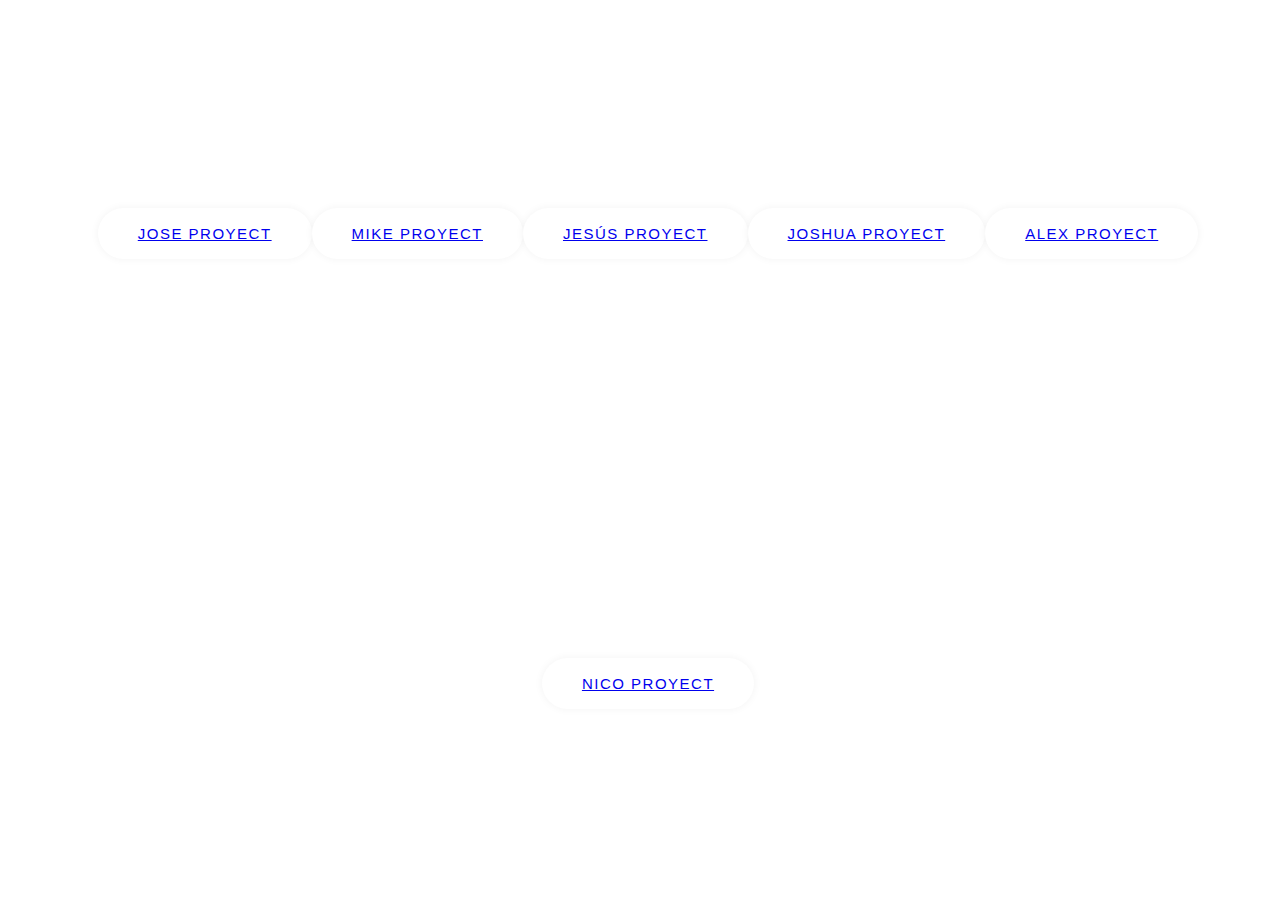
<file: First Proyect/Index.html>
<!DOCTYPE html>
<html lang="en">
<head>
    <meta charset="UTF-8">
    <meta http-equiv="X-UA-Compatible" content="IE=edge">
    <meta name="viewport" content="width=device-width, initial-scale=1.0">
    <title>First Proyect</title>
    <link rel="stylesheet" href="style.css">
</head>
<body>
    <!-- Que tal chicos! Bienvenidos al primer proyecto en conjunto de TechVanguardIV, un par de indicaciones antes de
        que empicen a codear su proyecto...
        
        1.-Favor de crear sus archivos html, css y javaScript(en caso de que lo requieran), de forma individual en una carpeta
        con su nombre e igualmente que los archivos html,css y js lleven su nombre.

        2.Favor de presentar su proyecto en tiempo y forma dentro del Limit Time establecido.
        
        3.-El horario de subida de su proyecto es a partir de las 12pm de su hr local, y termina a las 8pm de su hr local
        para que algun miembro del equipo pueda estar disponible en caso de haber un conflicto con su codigo y el codigo fuente.
        
        4,-Cualquier duda respecto a como subir su proyecto al repository favor de usar el canal de preguntas y respuestas
        para dar  aviso de su situacion para poder brindarle ayuda.
        
        De antemano gracias por seguir el  esquema de trabajo y participar en esta actividad.--->
        <button><a href="JoseProyect/porx.html" target="_blank">Jose Proyect</a></button>
        <button><a href="MikeProyect/mike.html" target="_blank">Mike Proyect</a></button>
        <button><a href="JesusProyect/jesus.html" target="_blank">Jesús Proyect</a></button>
        <button><a href="joshua/joshuasegundo.html" target="_blank">Joshua Proyect</a></button>
        <button><a href="AlexProyect/cartas.html" target="_blank">Alex Proyect</a></button>
        <button><a href="NicoProyect/nico.html" target="_blank">Nico Proyect</a></button>
        <a href="#" target="_blank"></a>
        

</body>
</html>
</file>
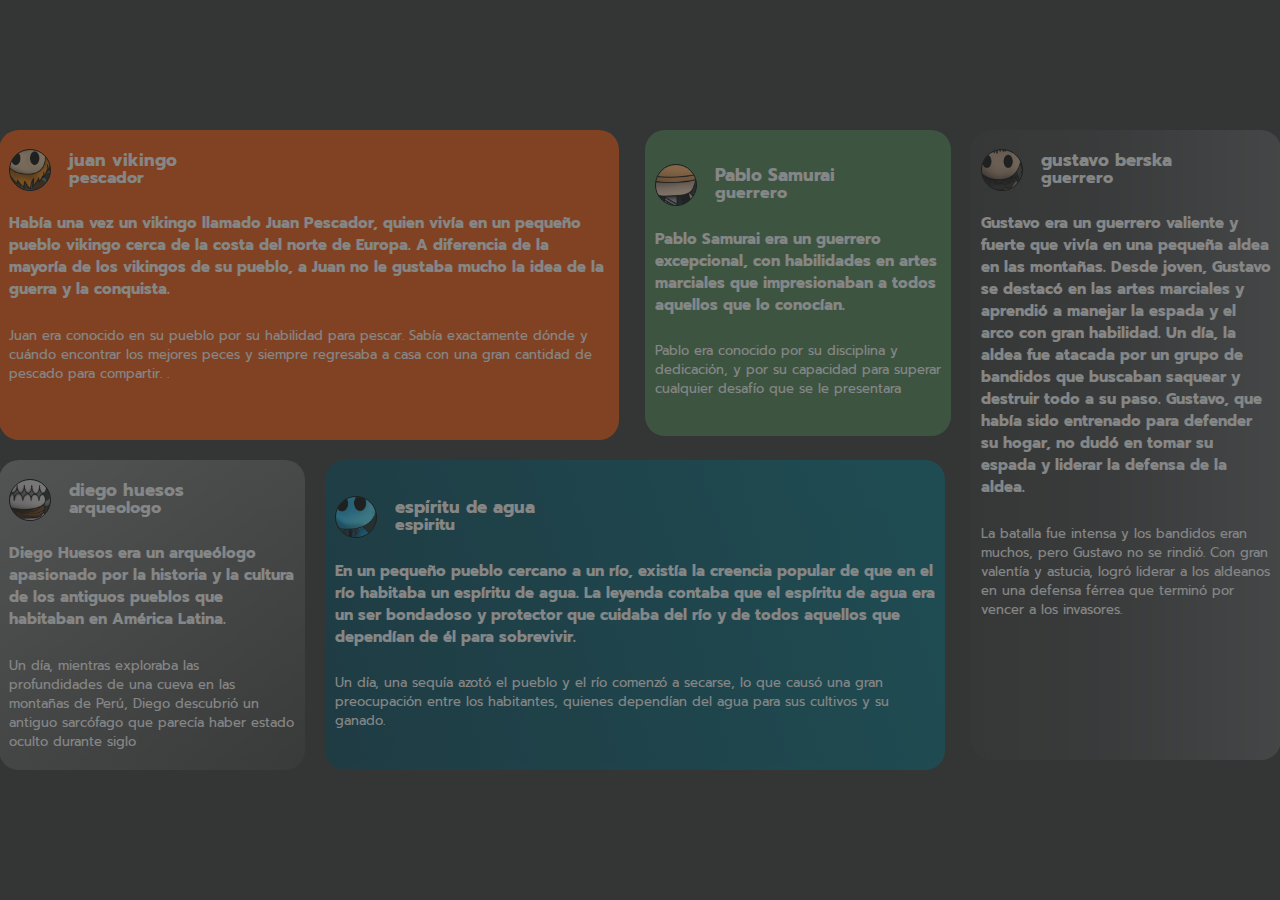
<file: First Proyect/JoseProyect/index.html>
<!DOCTYPE html>
<html lang="en">
<head>
    <meta charset="UTF-8">
    <meta http-equiv="X-UA-Compatible" content="IE=edge">
    <meta name="viewport" content="width=device-width, initial-scale=1.0">
    <title>Document</title>
    <link rel="stylesheet" href="style.css">
</head>
<body>
    <header class="header">
        <div class="container container-dark">
            <div  class="item1 item">
            <div class="item1-contain">
                <div class="img-contain">
                    <img src="img/ssa.png" alt="">
                </div>
                <div class="name-contain">
                    <h3>juan vikingo</h3>
                    <h4>pescador</h4>
                </div>
            </div>   
            <div class="text">
                <h2>Había una vez un vikingo llamado Juan Pescador, quien vivía en un pequeño pueblo vikingo cerca de la costa del norte de Europa. A diferencia de la mayoría de los vikingos de su pueblo, a Juan no le gustaba mucho la idea de la guerra y la conquista.</h2>
                <p>Juan era conocido en su pueblo por su habilidad para pescar. Sabía exactamente dónde y cuándo encontrar los mejores peces y siempre regresaba a casa con una gran cantidad de pescado para compartir. .</p>
            </div>
             </div>
        <div  class="item2 item">
            <div class="item1-contain">
                <div class="img-contain">
                    <img src="img/zami-removebg-preview.png" alt="">
                </div>
                <div class="name-contain">
                    <h3>Pablo Samurai</h3>
                    <h4>guerrero</h4>
                </div>
            </div>   
            <div class="text">
                <h2>Pablo Samurai era un guerrero excepcional, con habilidades en artes marciales que impresionaban a todos aquellos que lo conocían.</h2>
                <p>Pablo era conocido por su disciplina y dedicación, y por su capacidad para superar cualquier desafío que se le presentara</p>
            </div>
        </div>
        <div  class="item3 item ">
            <div class="item1-contain">
                <div class="img-contain">
                    <img src="img/warrior.png" alt="">
                </div>
                <div class="name-contain">
                    <h3>gustavo berska</h3>
                    <h4>guerrero</h4>
                </div>
            </div>   
            <div class="text">
                <h2>Gustavo era un guerrero valiente y fuerte que vivía en una pequeña aldea en las montañas. Desde joven, Gustavo se destacó en las artes marciales y aprendió a manejar la espada y el arco con gran habilidad.

                    Un día, la aldea fue atacada por un grupo de bandidos que buscaban saquear y destruir todo a su paso. Gustavo, que había sido entrenado para defender su hogar, no dudó en tomar su espada y liderar la defensa de la aldea.</h2>
                <p>La batalla fue intensa y los bandidos eran muchos, pero Gustavo no se rindió. Con gran valentía y astucia, logró liderar a los aldeanos en una defensa férrea que terminó por vencer a los invasores.</p>
            </div>
            </div>
        <div class="item4 item">
            <div class="item1-contain">
                <div class="img-contain">
                    <img src="img/SQUELETON-removebg-preview.png" alt="">
                </div>
                <div class="name-contain">
                    <h3>diego huesos</h3>
                    <h4>arqueologo</h4>
                </div>
            </div>   
            <div class="text">
                <h2>Diego Huesos era un arqueólogo apasionado por la historia y la cultura de los antiguos pueblos que habitaban en América Latina.</h2>
                <p>Un día, mientras exploraba las profundidades de una cueva en las montañas de Perú, Diego descubrió un antiguo sarcófago que parecía haber estado oculto durante siglo</p>
            </div>

        </div>
        <div class="item5 item">
            <div class="item1-contain">
                <div class="img-contain">
                    <img src="img/SPIRIT_VIENTO-removebg-preview.png" alt="">
                </div>
                <div class="name-contain">
                    <h3>espíritu de agua</h3>
                    <h4>espiritu</h4>
                </div>
            </div>   
            <div class="text">
                <h2>En un pequeño pueblo cercano a un río, existía la creencia popular de que en el río habitaba un espíritu de agua. La leyenda contaba que el espíritu de agua era un ser bondadoso y protector que cuidaba del río y de todos aquellos que dependían de él para sobrevivir.</h2>
                <p>Un día, una sequía azotó el pueblo y el río comenzó a secarse, lo que causó una gran preocupación entre los habitantes, quienes dependían del agua para sus cultivos y su ganado.</p>
            </div>

        </div>
    </div>
</header>
<script src="script.js"></script>
</body>
</html>
</file>
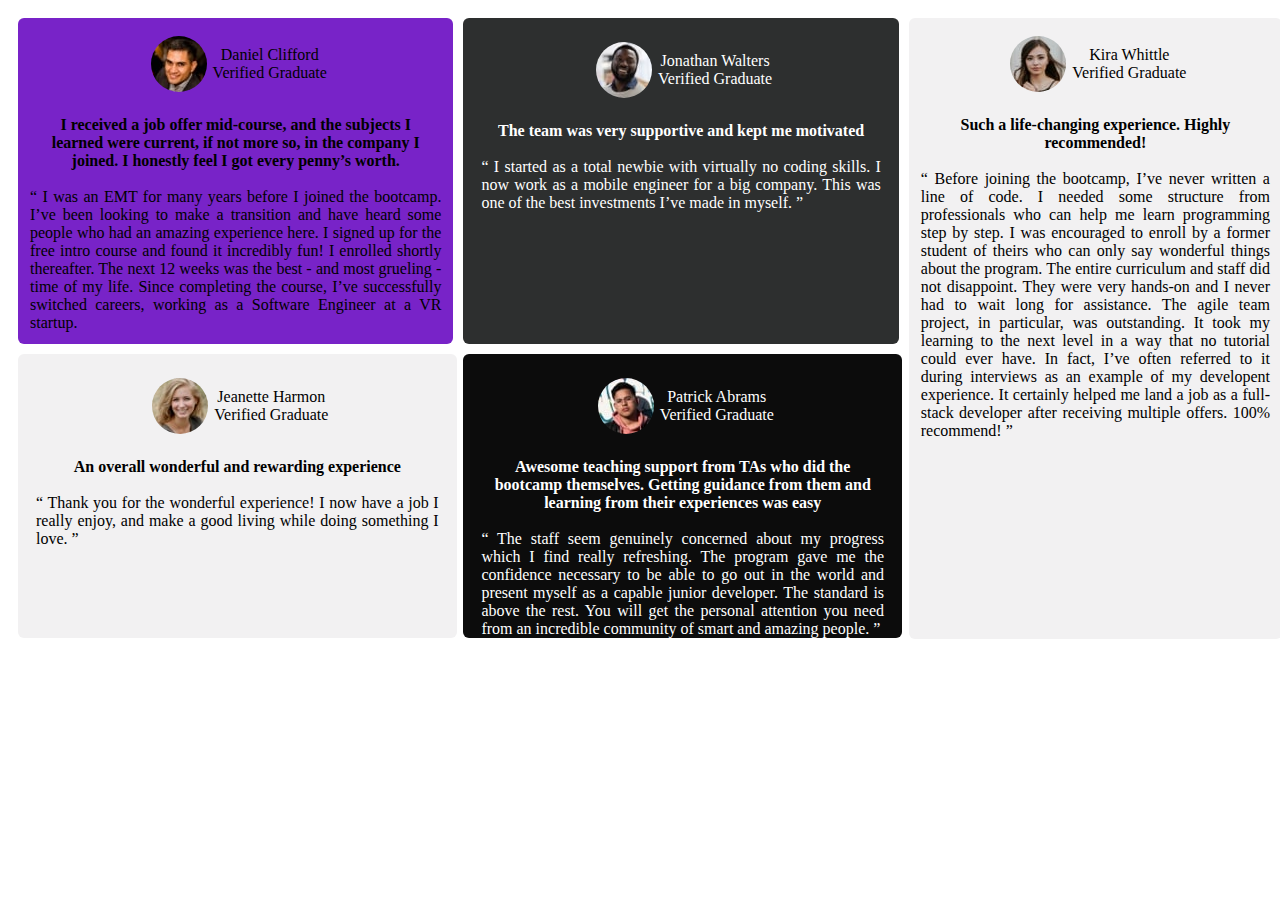
<file: First Proyect/AlexProyect/cartas.html>
<!DOCTYPE html>
<html lang="en">
<head>
    <meta charset="UTF-8">
    <meta http-equiv="X-UA-Compatible" content="IE=edge">
    <meta name="viewport" content="width=device-width, initial-scale=1.0">
    <link rel="stylesheet" href="cartas.css">
    <title>Document</title>
</head>
<body>
    <div class="ContenedorCarta">
    <div class="carta1" id="cartas">

        <div class="imagenTexto"><img src="imagenes/image-daniel.jpg" alt="persona">     Daniel Clifford<br> Verified Graduate</div>
        <div> <h2>I received a job offer mid-course, and the subjects I learned were current, 
            if not more so, in the company I joined. I honestly feel I got every penny’s worth.</h2></div>
            <p>“ I was an EMT for many years before I joined the bootcamp. 
                I’ve been looking to make a transition and have heard some people who had an amazing experience here.
                I signed up for the free intro course and found it incredibly fun! I enrolled shortly thereafter. 
                The next 12 weeks was the best - and most grueling - time of my life. Since completing the course,
                 I’ve successfully switched careers, working as a Software Engineer at a VR startup.</p>

    </div>
    <div class="carta2" id="cartas">
        <div class="gris"> 
            <div class="imagenTexto"><img src="imagenes/image-jonathan.jpg" alt="persona">Jonathan Walters <br> Verified Graduate</div>
            <div> <h2>The team was very supportive and kept me motivated</h2> </div>
            <p>“ I started as a total newbie with virtually no coding skills. I now work as a mobile engineer
                 for a big company. This was one of the best investments I’ve made in myself. ”</p>
        </div>
        
    </div>
    <div class="carta3" id="cartas">

        <div class="imagenTexto"> <img src="imagenes/image-kira.jpg" alt="persona">Kira Whittle <br>Verified Graduate  </div>
        <div>  <h2>Such a life-changing experience. Highly recommended! </h2>  </div>
            <p class="parafo1">“ Before joining the bootcamp, I’ve never written a line of code.
                 I needed some structure from professionals who can help me learn programming step by step.
                  I was encouraged to enroll by a former student of theirs who can only say wonderful things 
                  about the program. The entire curriculum and staff did not disappoint. They were very hands-on 
                  and I never had to wait long for assistance. The agile team project, in particular, was outstanding.
                   It took my learning to the next level in a way that no tutorial could ever have. 
                   In fact, I’ve often referred to it during interviews as an example of my developent experience. 
                It certainly helped me land a job as a full-stack developer after receiving multiple offers. 100% recommend! ”</p>
    </div>
 
    <div class="carta4" id="cartas">
        <div class="blanco1">
            <div class="imagenTexto"><img src="imagenes/image-jeanette.jpg" alt="persona">Jeanette Harmon  <br> Verified Graduate </div>
       <div><h2>An overall wonderful and rewarding experience</h2></div> 
        <p> “ Thank you for the wonderful experience! I now have a 
            job I really enjoy,
             and make a good living while doing something I love. ”</p>
        </div>
    </div>
    <div class="carta5" id="cartas">
        <div class="negro">
            <div  class="imagenTexto"><img src="imagenes/image-patrick.jpg" alt="persona">Patrick Abrams <br>  Verified Graduate</div>
            <div>  <h2>Awesome teaching support from TAs who did the bootcamp themselves. Getting guidance 
            from them and learning from their experiences was easy</h2> </div>
        <p>“ The staff seem genuinely concerned about my progress which I find really refreshing.
             The program gave me the confidence necessary to be able to go out in the world and present myself as
              a capable junior developer. The standard is above the rest. You will get the personal attention you
             need from an incredible community of smart and amazing people. ”</p>
        </div>
    </div>
</div>
<script src="cartas.js"></script>
</body>
</html>
</file>
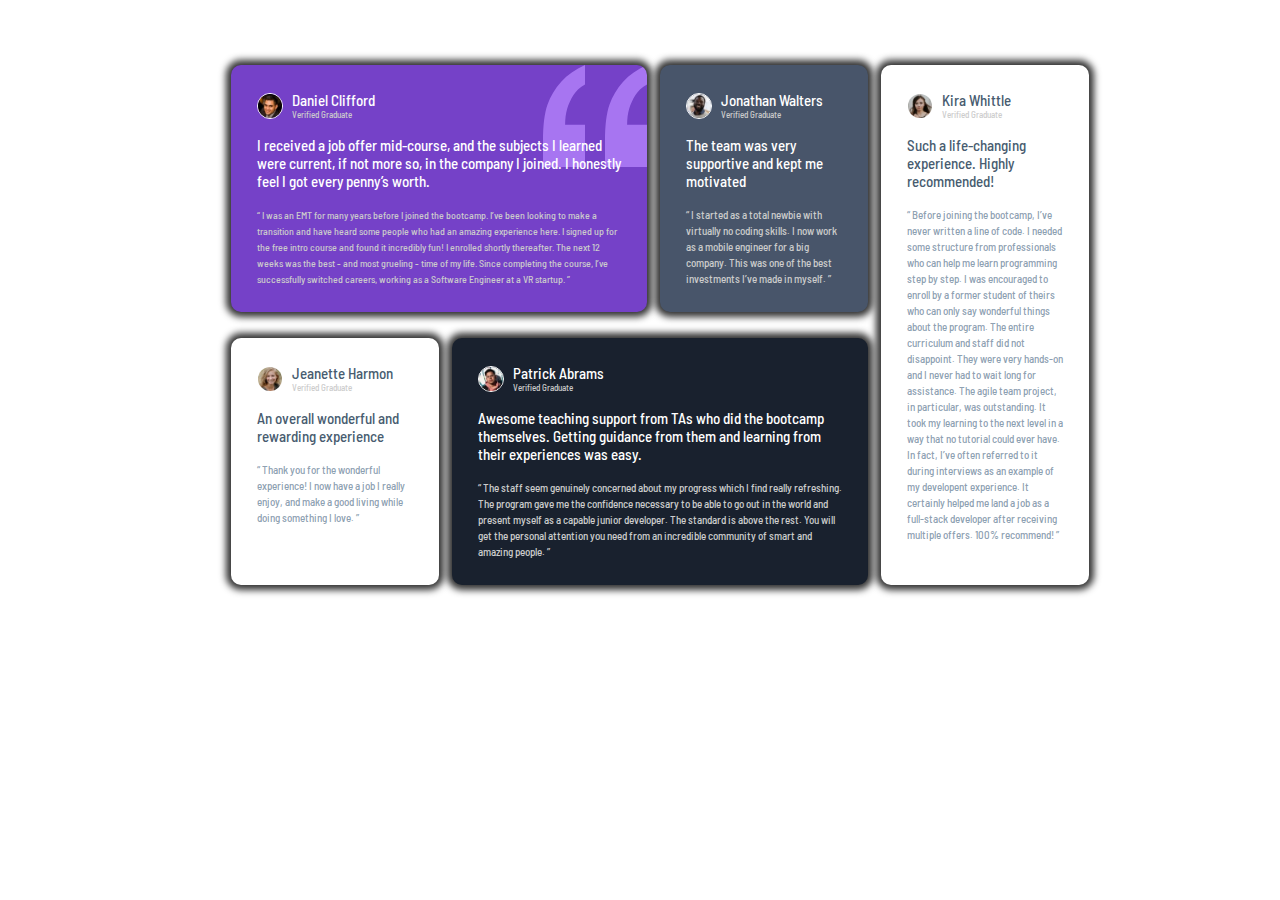
<file: First Proyect/JesusProyect/jesus.html>
<!DOCTYPE html>
<html lang="en">
    <head>
        <meta charset="UTF-8">
        <meta http-equiv="X-UA-Compatible" content="IE=edge">
        <meta name="viewport" content="width=device-width, initial-scale=1.0">
        <link rel="stylesheet" href="jesus.css">
        <link rel="shortcut icon" href="img/favicon-32x32.png" type="image/x-icon">
        <title>Web Responsive con GRID</title>
    </head>
    <body>
        <main class="cont">
            <section class="card daniel">
                <span class="perfil"><img src="img/image-daniel.jpg" alt="" class=""><span class="bold">Daniel Clifford</span><span class="verified">Verified Graduate</span></span><br>
                <p>
                    <span class="bold">I received a job offer mid-course, and the subjects I learned were current, if not more so, in the company I joined. I honestly feel I got every penny’s worth.</span><br><br><span class="no-bold" style="font-size: 10px;"> “ I was an EMT for many years before I joined the bootcamp. I’ve been looking to make a transition and have heard some people who had an amazing experience here. I signed up for the free intro course and found it incredibly fun! I enrolled shortly thereafter. The next 12 weeks was the best - and most grueling - time of my life. Since completing the course, I’ve successfully switched careers, working as a Software Engineer at a VR startup. ”</span>
                </p>
            </section>
            <section class="card jonathan">
                <span class="perfil"><img src="img/image-jonathan.jpg" alt="" class=""><span class="bold">Jonathan Walters</span><span class="verified">Verified Graduate</span></span><br>
                <p>
                    <span class="bold">The team was very supportive and kept me motivated</span><br><br><span class="no-bold">“ I started as a total newbie with virtually no coding skills. I now work as a mobile engineer for a big company. This was one of the best investments I’ve made in myself. ”</span>
                </p>
            </section>
            <section class="card jeanette">
                <span class="perfil"><img src="img/image-jeanette.jpg" alt="" class=""><span class="bold">Jeanette Harmon</span><span class="verified">Verified Graduate</span></span><br>
                <p>
                    <span class="bold">An overall wonderful and rewarding experience</span><br><br><span class="no-bold">“ Thank you for the wonderful experience! I now have a job I really enjoy, and make a good living while doing something I love. ”</span>
                </p>
            </section>
            <section class="card patrick">
                <span class="perfil"><img src="img/image-patrick.jpg" alt="" class=""><span class="bold">Patrick Abrams</span><span class="verified">Verified Graduate</span></span><br>
                <p>
                    <span class="bold">Awesome teaching support from TAs who did the bootcamp themselves. Getting guidance from them and learning from their experiences was easy.</span><br><br><span class="no-bold">“ The staff seem genuinely concerned about my progress which I find really refreshing. The program gave me the confidence necessary to be able to go out in the world and present myself as a capable junior developer. The standard is above the rest. You will get the personal attention you need from an incredible community of smart and amazing people. ”</span>
                </p>
            </section>
            <section class="card kira">
                <span class="perfil"><img src="img/image-kira.jpg" alt="" class=""><span class="bold">Kira Whittle</span><span class="verified">Verified Graduate</span></span><br>
                <p>
                    <span class="bold">Such a life-changing experience. Highly recommended!</span><br><br><span class="no-bold">“ Before joining the bootcamp, I’ve never written a line of code. I needed some structure from professionals who can help me learn programming step by step. I was encouraged to enroll by a former student of theirs who can only say wonderful things about the program. The entire curriculum and staff did not disappoint. They were very hands-on and I never had to wait long for assistance. The agile team project, in particular, was outstanding. It took my learning to the next level in a way that no tutorial could ever have. In fact, I’ve often referred to it during interviews as an example of my developent experience. It certainly helped me land a job as a full-stack developer after receiving multiple offers. 100% recommend! ”</span>
                </p>
            </section>
        </main>
    </body>
</html>
</file>
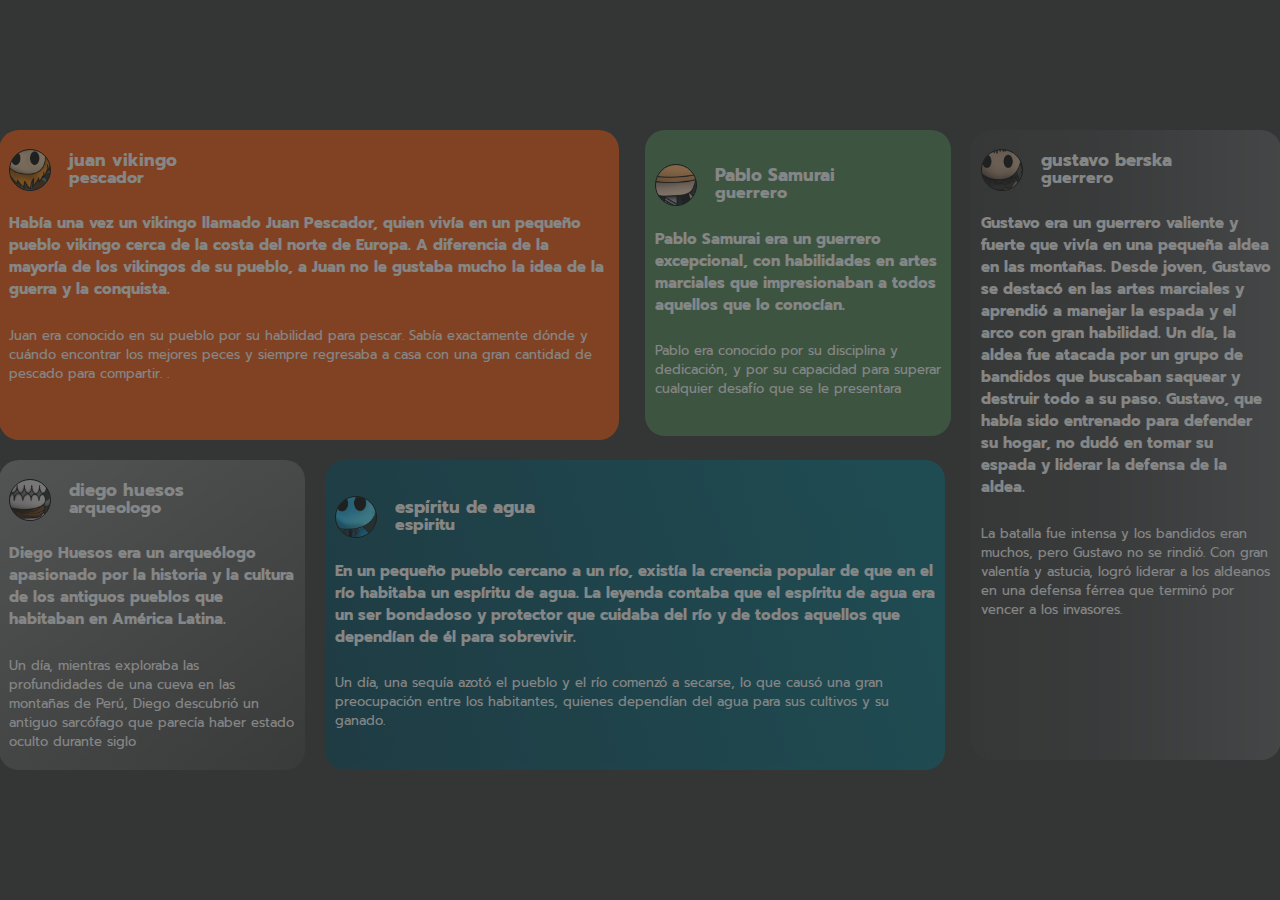
<file: First Proyect/JoseProyect/porx.html>
<!DOCTYPE html>
<html lang="en">
<head>
    <meta charset="UTF-8">
    <meta http-equiv="X-UA-Compatible" content="IE=edge">
    <meta name="viewport" content="width=device-width, initial-scale=1.0">
    <title>Document</title>
    <link rel="stylesheet" href="porxStyle.css">
</head>
<body>
    <header class="header">
        <div class="container container-dark">
            <div  class="item1 item">
            <div class="item1-contain">
                <div class="img-contain">
                    <img src="img/ssa.png" alt="">
                </div>
                <div class="name-contain">
                    <h3>juan vikingo</h3>
                    <h4>pescador</h4>
                </div>
            </div>   
            <div class="text">
                <h2>Había una vez un vikingo llamado Juan Pescador, quien vivía en un pequeño pueblo vikingo cerca de la costa del norte de Europa. A diferencia de la mayoría de los vikingos de su pueblo, a Juan no le gustaba mucho la idea de la guerra y la conquista.</h2>
                <p>Juan era conocido en su pueblo por su habilidad para pescar. Sabía exactamente dónde y cuándo encontrar los mejores peces y siempre regresaba a casa con una gran cantidad de pescado para compartir. .</p>
            </div>
             </div>
        <div  class="item2 item">
            <div class="item1-contain">
                <div class="img-contain">
                    <img src="img/zami-removebg-preview.png" alt="">
                </div>
                <div class="name-contain">
                    <h3>Pablo Samurai</h3>
                    <h4>guerrero</h4>
                </div>
            </div>   
            <div class="text">
                <h2>Pablo Samurai era un guerrero excepcional, con habilidades en artes marciales que impresionaban a todos aquellos que lo conocían.</h2>
                <p>Pablo era conocido por su disciplina y dedicación, y por su capacidad para superar cualquier desafío que se le presentara</p>
            </div>
        </div>
        <div  class="item3 item ">
            <div class="item1-contain">
                <div class="img-contain">
                    <img src="img/warrior.png" alt="">
                </div>
                <div class="name-contain">
                    <h3>gustavo berska</h3>
                    <h4>guerrero</h4>
                </div>
            </div>   
            <div class="text">
                <h2>Gustavo era un guerrero valiente y fuerte que vivía en una pequeña aldea en las montañas. Desde joven, Gustavo se destacó en las artes marciales y aprendió a manejar la espada y el arco con gran habilidad.

                    Un día, la aldea fue atacada por un grupo de bandidos que buscaban saquear y destruir todo a su paso. Gustavo, que había sido entrenado para defender su hogar, no dudó en tomar su espada y liderar la defensa de la aldea.</h2>
                <p>La batalla fue intensa y los bandidos eran muchos, pero Gustavo no se rindió. Con gran valentía y astucia, logró liderar a los aldeanos en una defensa férrea que terminó por vencer a los invasores.</p>
            </div>
            </div>
        <div class="item4 item">
            <div class="item1-contain">
                <div class="img-contain">
                    <img src="img/SQUELETON-removebg-preview.png" alt="">
                </div>
                <div class="name-contain">
                    <h3>diego huesos</h3>
                    <h4>arqueologo</h4>
                </div>
            </div>   
            <div class="text">
                <h2>Diego Huesos era un arqueólogo apasionado por la historia y la cultura de los antiguos pueblos que habitaban en América Latina.</h2>
                <p>Un día, mientras exploraba las profundidades de una cueva en las montañas de Perú, Diego descubrió un antiguo sarcófago que parecía haber estado oculto durante siglo</p>
            </div>

        </div>
        <div class="item5 item">
            <div class="item1-contain">
                <div class="img-contain">
                    <img src="img/SPIRIT_VIENTO-removebg-preview.png" alt="">
                </div>
                <div class="name-contain">
                    <h3>espíritu de agua</h3>
                    <h4>espiritu</h4>
                </div>
            </div>   
            <div class="text">
                <h2>En un pequeño pueblo cercano a un río, existía la creencia popular de que en el río habitaba un espíritu de agua. La leyenda contaba que el espíritu de agua era un ser bondadoso y protector que cuidaba del río y de todos aquellos que dependían de él para sobrevivir.</h2>
                <p>Un día, una sequía azotó el pueblo y el río comenzó a secarse, lo que causó una gran preocupación entre los habitantes, quienes dependían del agua para sus cultivos y su ganado.</p>
            </div>

        </div>
    </div>
</header>
<script src="script.js"></script>
</body>
</html>
</file>
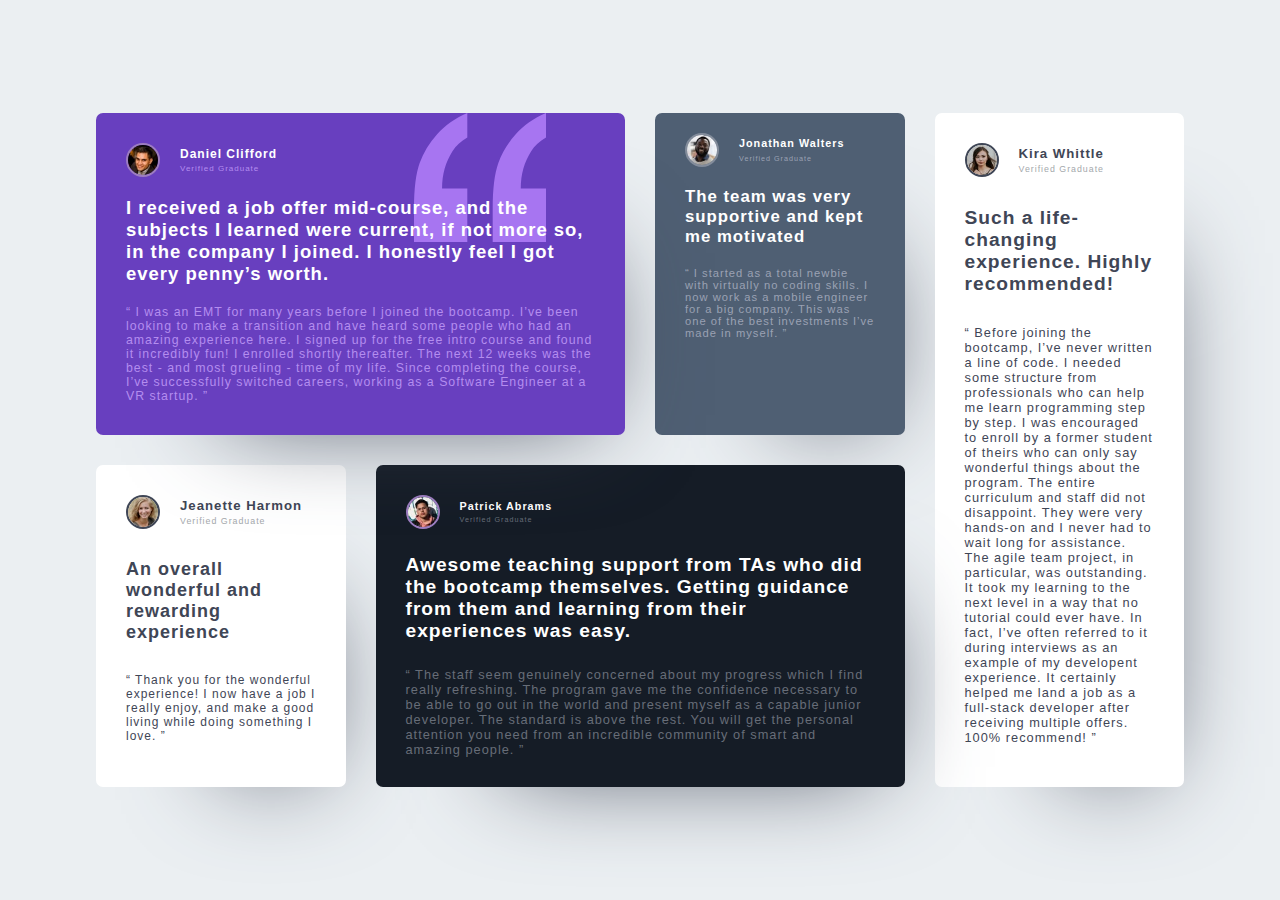
<file: First Proyect/MikeProyect/mike.html>
<!DOCTYPE html>
<html lang="en">
<head>
    <meta charset="UTF-8">
    <meta http-equiv="X-UA-Compatible" content="IE=edge">
    <meta name="viewport" content="width=device-width, initial-scale=1.0">
    <link rel="stylesheet" href="./mikeStyle.css">
    <title>Mike Proyect</title>
</head>
<body>
    <div class="card">
        <div class="cards-us card1">
            <header>
                <img src="./gallery/image-daniel.jpg" alt="profile.jpg">
                <div class="card1__contain-nom">
                    <h2>Daniel Clifford</h2>
                    <p>Verified Graduate</p>
                </div>
            </header>
            <div class="card1__contain-leg">
                <h2>I received a job offer mid-course, and the subjects I learned were current, if not more so, 
                    in the company I joined. I honestly feel I got every penny’s worth.</h2>
                    
                <p>“ I was an EMT for many years before I joined the bootcamp. I’ve been looking to make a 
                    transition and have heard some people who had an amazing experience here. I signed up 
                    for the free intro course and found it incredibly fun! I enrolled shortly thereafter. 
                    The next 12 weeks was the best - and most grueling - time of my life. Since completing 
                    the course, I’ve successfully switched careers, working as a Software Engineer at a VR startup. ”</p>
            </div>
            <img id="comillas" src="./gallery/bg-pattern-quotation.svg" alt="comillas.svg">
        </div>
        <div class="cards-us card2">
            <header>
                <img src="./gallery/image-jonathan.jpg" alt="profile.jpg">
                <div class="card2__contain-nom">
                    <h2>Jonathan Walters</h2>
                    <p>Verified Graduate</p>
                </div>
            </header>
            <div class="card2__contain-leg">
                <h2>The team was very supportive and kept me motivated</h2>
                <p>“ I started as a total newbie with virtually no coding skills. I now work as a mobile engineer 
                    for a big company. This was one of the best investments I’ve made in myself. ”</p>
            </div>
        </div>
        <div class="cards-us card3">
            <header>
                <img src="./gallery/image-kira.jpg" alt="profile.jpg">
                <div class="card3-4__contain-nom">
                    <h2>Kira Whittle</h2>
                    <p>Verified Graduate</p>
                </div>
            </header>
            <div class="card3__contain-leg">
                <h2>Such a life-changing experience. Highly recommended!</h2>
                <p>“ Before joining the bootcamp, I’ve never written a line of code. I needed some structure from 
                    professionals who can help me learn programming step by step. I was encouraged to enroll by a former 
                    student of theirs who can only say wonderful things about the program. The entire curriculum and staff 
                    did not disappoint. They were very hands-on and I never had to wait long for assistance. The agile team 
                    project, in particular, was outstanding. It took my learning to the next level in a way that no tutorial 
                    could ever have. In fact, I’ve often referred to it during interviews as an example of my developent 
                    experience. It certainly helped me land a job as a full-stack developer after receiving multiple offers. 
                    100% recommend! ”</p>
            </div>
        </div>
        <div class="cards-us card4">
            <header>
                <img src="./gallery/image-jeanette.jpg" alt="profile.jpg">
                <div class="card3-4__contain-nom">
                    <h2>Jeanette Harmon</h2>
                    <p>Verified Graduate</p>
                </div>
            </header>
            <div class="card4__contain-leg">
                <h2>An overall wonderful and rewarding experience</h2>
                <p>“ Thank you for the wonderful experience! I now have a job I really enjoy, and make a good living 
                    while doing something I love. ”</p>
            </div>
        </div>
        <div class="cards-us card5">
            <header>
                <img src="./gallery/image-patrick.jpg" alt="profile.jpg">
                <div class="card5__contain-nom">
                    <h2>Patrick Abrams</h2>
                    <p>Verified Graduate</p>
                </div>
            </header>
            <div class="card5__contain-leg">
                <h2>Awesome teaching support from TAs who did the bootcamp themselves. Getting guidance from them and 
                    learning from their experiences was easy.</h2>
                <p>“ The staff seem genuinely concerned about my progress which I find really refreshing. The program 
                    gave me the confidence necessary to be able to go out in the world and present myself as a capable 
                    junior developer. The standard is above the rest. You will get the personal attention you need from 
                    an incredible community of smart and amazing people. ”</p>
            </div>
        </div>
    </div>
</body>
</html>
</file>
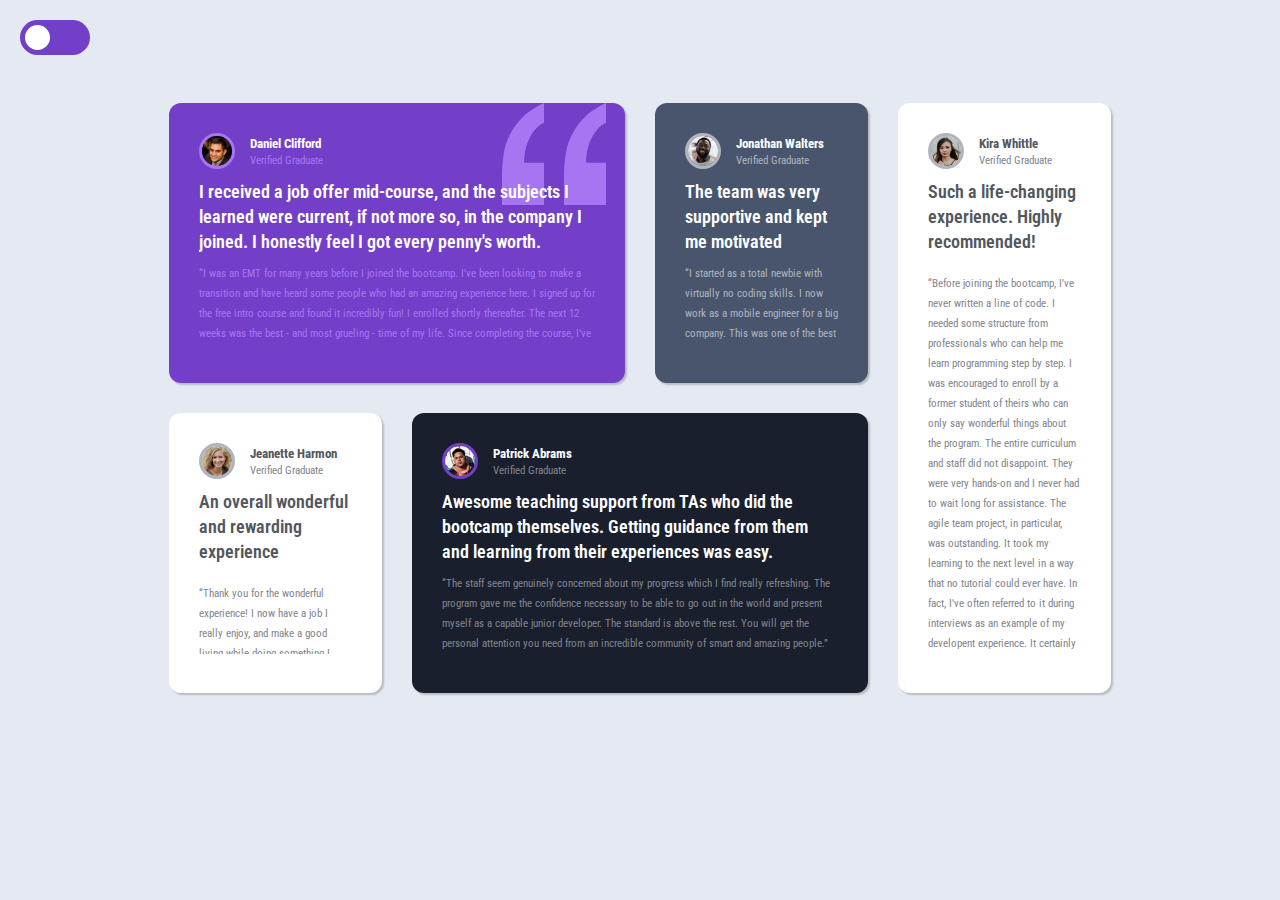
<file: First Proyect/NicoProyect/Nico.html>
<!DOCTYPE html>
<html lang="en">

<head>
    <meta charset="UTF-8">
    <meta http-equiv="X-UA-Compatible" content="IE=edge">
    <meta name="viewport" content="width=device-width, initial-scale=1.0">
    <title>Nico's Proyect</title>
    <link rel="stylesheet" href="nicoStyles.css">
    <link rel="stylesheet" href="colors.css">
    <link rel="preconnect" href="https://fonts.googleapis.com">
<link rel="preconnect" href="https://fonts.gstatic.com" crossorigin>
<link href="https://fonts.googleapis.com/css2?family=Roboto+Condensed:wght@300;400;700&family=Roboto:ital,wght@0,100;0,300;0,400;0,700;1,100&display=swap" rel="stylesheet">
</head>

<body>

    <div class="button">
        <input type="checkbox" id="toggle" class="offscreen">
        <label for="toggle" class="switch"></label>
    </div>
    <div class="container">
        <div class="boxes box-1">
            <img id="pattern-quotation" src="resources/bg-pattern-quotation.svg" alt="">
            <header>

                <img class = "user-photo user-photo-1" src="resources/image-daniel.jpg" alt="">
                <div class="user">
                    <h2 class="h2-1">Daniel Clifford</h2>
                <span class="span-1">Verified Graduate</span>
                </div>
            </header>

            <section>
                <h2 class="h2-1">I received a job offer mid-course, and the subjects I learned were current, if not more so,
                    in the company I joined. I honestly feel I got every penny's worth.</h2>

                    <span class="span-1">“I was an EMT for many years before I joined the bootcamp. I've been looking to make a 
                        transition and have heard some people who had an amazing experience here. I signed up 
                        for the free intro course and found it incredibly fun! I enrolled shortly thereafter. 
                        The next 12 weeks was the best - and most grueling - time of my life. Since completing 
                        the course, I've successfully switched careers, working as a Software Engineer at a VR startup.”</span>

            </section>
        </div>
        <div class="boxes box-2">
            <header>

                <img class = "user-photo user-photo-2"src="resources/image-jonathan.jpg" alt="">
                <div class="user">
                    <h2 class="h2-2">Jonathan Walters</h2>
                <span class="span-2">Verified Graduate</span>
                </div>
            </header>

            <section>
                <h2 class="h2-2">The team was very supportive and kept me motivated</h2>

                    <span class="span-2">“I started as a total newbie with virtually no coding skills. I now work as a mobile engineer 
                        for a big company. This was one of the best investments I've made in myself.”</span>

            </section>
        </div>
        
        <div class="boxes box-4">

            <header>

                <img  class = "user-photo user-photo-4"src="resources/image-jeanette.jpg" alt="">
                <div class="user">
                    <h2 class="h2-4">Jeanette Harmon</h2>
                <span class="span-4">Verified Graduate</span>
                </div>
            </header>

            <section>
                <h2 class="h2-4">An overall wonderful and rewarding experience</h2>

                    <span class="span-4">“Thank you for the wonderful experience! I now have a job I really enjoy, and make a good living 
                        while doing something I love.”</span>

            </section>
        </div>
        <div class="boxes box-5">

            <header>

                <img class = "user-photo user-photo-5" src="resources/image-patrick.jpg" alt="">
                <div class="user">
                    <h2 class="h2-5">Patrick Abrams</h2>
                <span class="span-5">Verified Graduate</span>
                </div>
            </header>

            <section>
                <h2 class="h2-5">Awesome teaching support from TAs who did the bootcamp themselves. Getting guidance from them and 
                    learning from their experiences was easy.</h2>

                    <span class="span-5">“The staff seem genuinely concerned about my progress which I find really refreshing. The program 
                        gave me the confidence necessary to be able to go out in the world and present myself as a capable 
                        junior developer. The standard is above the rest. You will get the personal attention you need from 
                        an incredible community of smart and amazing people.”</span>

            </section>
        </div>

        <div class="boxes box-3">

            <header>

                <img class = "user-photo user-photo-3" src="resources/image-kira.jpg" alt="">
                <div class="user">
                    <h2 class="h2-3">Kira Whittle</h2>
                <span class="span-3">Verified Graduate</span>
                </div>
            </header>

            <section>
                <h2 class="h2-3">Such a life-changing experience. Highly recommended!</h2>

                    <span class="span-3">“Before joining the bootcamp, I've never written a line of code. I needed some structure from 
                        professionals who can help me learn programming step by step. I was encouraged to enroll by a former 
                        student of theirs who can only say wonderful things about the program. The entire curriculum and staff 
                        did not disappoint. They were very hands-on and I never had to wait long for assistance. The agile team 
                        project, in particular, was outstanding. It took my learning to the next level in a way that no tutorial 
                        could ever have. In fact, I've often referred to it during interviews as an example of my developent 
                        experience. It certainly helped me land a job as a full-stack developer after receiving multiple offers. 
                        100% recommend!”</span>

            </section>

        </div>

    </div>

    <script src="nicoJs.js"></script>
</body>

</html>
</file>
<file: First Proyect/style.css>
body{
    display: flex;
    align-items: center;
    justify-content: center;
    width: 100vw;
    height: 100vh;
    flex-wrap: wrap;
}
button {
    padding: 17px 40px;
    border-radius: 50px;
    border: 0;
    background-color: white;
    box-shadow: rgb(0 0 0 / 5%) 0 0 8px;
    letter-spacing: 1.5px;
    text-transform: uppercase;
    font-size: 15px;
    transition: all .5s ease;
   }
   
   button:hover {
    letter-spacing: 3px;
    background-color: hsl(261deg 80% 48%);
    box-shadow: rgb(93 24 220) 0px 7px 29px 0px;
   }
   
   button:active {
    letter-spacing: 3px;
    background-color: hsl(261deg 80% 48%);
    color: hsl(0, 0%, 100%);
    box-shadow: rgb(93 24 220) 0px 0px 0px 0px;
    transform: translateY(10px);
    transition: 100ms;
   }
button a:hover{
    color: hsl(0, 0%, 100%);
    }

button a:active{
    color: hsl(0, 0%, 100%);
    }
</file>
<file: First Proyect/JoseProyect/style.css>
@import url('https://fonts.googleapis.com/css2?family=Prompt:ital,wght@0,300;0,400;1,300&display=swap');
body{
    margin: 0;
    padding: 0;
    box-sizing: 0;
    font-family: 'Prompt', sans-serif;
  

}
.header{
    min-height: 100vh;
    width: 100vw;
    background-color: #343636;
    display: flex;
    align-items: center;
    justify-content: center;
}
.container {
    transition: background-color 1s ease-out;;
    display: grid; 
    grid-auto-columns: 1fr; 
    grid-template-columns: 1fr 1fr 1fr; 
    grid-template-rows: 1fr 1fr; 
    gap: 20px 20px; 
    grid-template-areas: 
      "item1 item1 item2 item3"
      "item4 item5 item5 item3"; 
  }


  .item1 { 
    opacity: 0.40;
    transition: all 1s ease-in-out;
    border-radius: 20px;
    grid-area: item1;
    width: 600px;
    height: 290px;
    background-color:#f45607;
    display: flex;
    flex-direction: column;
}


  .item2 {
    opacity: 0.40;
    transition: all 1s ease-in-out;
    border-radius: 20px;
    grid-area: item2;
    width: 286px;
    height: 286px;
    display: flex;
    flex-direction: column;

    justify-content:center;
    background: rgb(76,131,82);
background: linear-gradient(146deg, rgba(76,131,82,1) 0%, rgba(76,131,82,1) 97%);
    }
    
  .item3 { 
    opacity: 0.40;
    transition: all 1s ease-in-out;
    border-radius: 20px;
    grid-area: item3;
    width: 290px;
    height: 610px;
    display: flex;
    flex-direction: column;
    background: rgb(58,59,60);
    background: linear-gradient(90deg, rgba(58,59,60,1) 0%, rgba(62,62,62,1) 18%, rgba(67,67,68,1) 43%, rgba(95,95,97,1) 100%);
}


  .item4 { 
    opacity: 0.40;
    transition: all 1s ease-in-out;
    border-radius: 20px;
    grid-area: item4;
    height: 290px;
    width: 286px;
    background-color:#1D332F;
    display: flex;
    flex-direction: column;

    background: rgb(87, 87, 87);
background: linear-gradient(142deg, rgba(129,129,129,1) 0%, rgb(66, 65, 65) 99%);
}
  .item5 {
    opacity: 0.40;
    transition: all 1s ease-in-out;
    border-radius: 20px;
    grid-area: item5;
    width: 600px;
    height: 290px;
    background-color:#172926;
    display: flex;
    flex-direction: column;

    justify-content:center;
    background: rgb(0,69,88);
background: linear-gradient(74deg, rgba(0,69,88,1) 0%, rgba(0,109,126,1) 95%);
    }
 
    
   
.item1:hover{
  opacity: 1;
  transform: translate(15%,20%) scale(1.3);
  z-index: 100;
  transition: all 0.2s ease-in;
}
.item2:hover{
  opacity: 1;
  transform: translate(0,20%) scale(1.3);
  z-index: 100;
  transition: all 0.2s ease-in;
}
.item3:hover{
  opacity: 1;
  transform: translate(-20%,0) scale(1.1);
  z-index: 100;
  transition: all 0.2s ease-in;
}
.item4:hover{
  opacity: 1;
  transform: translate(15%,-20%) scale(1.3);
  z-index: 100;
  transition: all 0.2s ease-in;
}
.item5:hover{
  opacity: 1;
  transform: translate(0,-20%) scale(1.3);
  transition: all 0.2s ease-in;
}
      @media only screen and (max-width: 768px) {
           
.item1:hover{
  opacity: 1;
  transform: translate(0,20%) scale(1.3);
  z-index: 100;
  transition: all 0.2s ease-in;
}
.item2:hover{
  opacity: 1;
  transform: translate(0,10%) scale(1.3);
  z-index: 100;
  transition: all 0.2s ease-in;
}
.item3:hover{
  opacity: 1;
  transform: translate(0,10%) scale(1.1);
  z-index: 100;
  transition: all 0.2s ease-in;
}
.item4:hover{
  opacity: 1;
  transform: translate(0,10%) scale(1.3);
  z-index: 100;
  transition: all 0.2s ease-in;
}
.item5:hover{
  opacity: 1;
  transform: translate(0,-20%) scale(1.3);
  transition: all 0.2s ease-in;
}
        .header {
            align-items: center;
            justify-content: center;
            padding: 20px 0;
        }
        .container {
            display: grid; 
            grid-auto-columns: 1fr; 
            grid-template-columns: 1fr; 
            grid-template-rows: 1fr 1fr 1fr 1fr 1fr 1fr; 
            gap: 20px 20px; 
            grid-template-areas: 
              "item1"
              "item2"
              "item3"
              "item3"
              "item4"
              "item5"; 
          }
          .item1 { 
            border-radius: 20px;
            grid-area: item1;
            width: 400px;
            height: 290px;
         
        }
        
        
          .item2 {
            border-radius: 20px;
            grid-area: item2;
            width: 400px;
            height: 286px;

            }
          .item3 { 
            border-radius: 20px;
            grid-area: item3;
            width: 400px;
            height: 600px;
   
        }
        .item3 img{
        width: 400px;
        }
          .item4 { 
            border-radius: 20px;
            grid-area: item4;
            width: 400px;
           
            height: 290px;

        }
          .item5 {
            border-radius: 20px;
            grid-area: item5;
            width: 400px;
            height: 290px;

            }
        
      }
      

   /* tarjetas */
   .item{
    padding: 10px;
   }
.item1-contain{
display: flex;
height: 60px;
width: 260px;
align-items: center;
justify-content: space-between;
}
.img-contain{
width: 40px;
height: 40px;
border-radius: 50%;
display: flex;
justify-content: center;
align-items: center;
overflow: hidden;
border: 1px solid black;
background-color: #172926;
}

.img-contain img{
  width: 160px;
}

.name-contain{
  color: white;
  display: flex;
  align-self: center;

  width: 200px;
  height: 60px;
  flex-direction: column;
}

.name-contain h3{
  position: relative;
  font-size: 17px;
  top: -10px;
}

.name-contain h4{
  position: relative;
  top: -55px;
}

.text{
  color: white;
  display: flex;
  flex-direction: column;
  

}

.text h2{
  font-size: 15px;
}

.text p{
  font-size: 13px;
  
}
</file>
<file: First Proyect/AlexProyect/cartas.css>
*{
    margin: 0;
    padding: 6px;
}
:root{
    --colortexto:white;
}
.ContenedorCarta{
    display: grid;
    grid-template-columns: 35% 35% 30%;
    grid-auto-rows: auto;
   gap: 10px;
}
.imagenTexto{
display: flex;
justify-content: center;
align-items: center;
text-align: center;
}
img{
    border-radius: 40px;
}
h2{
    text-align: center;
    font-size: 16px;
}
p{
 text-align: justify;
font-size: 16px;
}
div:is(#cartas){
    border-radius: 6px;
}
.carta1{
    background: rgb(120, 35, 200);
    
}
.carta2{
    background: rgb(45, 47, 47);
    color: var(--colortexto);
}
.carta3{
    background: rgb(242, 241, 242);
    grid-area: span 3;
    height: 94%;

}
.carta4{
    background: rgb(242, 241, 242);
height: 90%;
width: 98%;
}
.carta5{
    background: rgb(12, 12, 12);
    height: 90%;
    width: 98%;
    color: var(--colortexto);
}
</file>
<file: First Proyect/JesusProyect/jesus.css>
@import url('https://fonts.googleapis.com/css2?family=Barlow+Semi+Condensed:wght@500;600&display=swap');
*{
    margin: 0;
    padding: 0;
    font-family: 'Barlow Semi Condensed', sans-serif;
    font-weight: 500;
}
@keyframes background {
    0%{background: #000;}
    25%{background: #333;}
    50%{background: #535151;}
    75%{background: #6d6a6a;}
    100%{background: #ccc;}
}
body{
    width: 100%;
    height: 100%;
    animation: background 5s infinite;
}
.cont{
    margin: 5em auto;
    display: grid;
    width: 63em;
    height: 38em;
    grid-gap: 1em;
    grid-template-columns: auto auto auto auto;
    grid-template-rows: 20em 20em;
    font-size: 13px;
}
.card{
    box-shadow: 0 0 7px 5px #333;
    padding: 2em;
    object-fit: cover;
    box-sizing: border-box;
    text-align: left;
    color: #fff;
    border-radius: 10px;
    height: 19em;
    transition: transform .2s ease;
}
.card:hover{
    transform: scale(1.2);
}
.card .perfil{
    display: grid;
    grid-template-columns: 25px auto;
    grid-template-rows: auto auto;
    align-items: center;
    column-gap: 10px;
    font-size: 10px;
}
.card .perfil img{
    border: 1px solid #fff;
    border-radius: 100%;
    width: 24px;
    grid-column: 1 / 2;
    grid-row: 1 / 3;
}
.card .perfil .verified{
    font-size: 9px;
    color: #ccc;
    grid-row: 2 / 3;
    grid-column: 2 / 3;
}
.bold{
    font-weight: 500;
    font-size: 15px;
}
.no-bold{
    font-weight: 500;
    font-size: 11px;
    color: #ccc;
}
.card.daniel, .card.patrick{
    width: 32em;
}
.card.jonathan, .card.jeanette{
    width: 16em;
}
.card.daniel{
    background: hsl(263, 55%, 52%) url(img/bg-pattern-quotation.svg) no-repeat right top;
    grid-column: 1 / 3;
    grid-row: 1 ;
}
.card.jonathan{
    background-color: hsl(217, 19%, 35%);
    grid-column: 3 / 4;
    grid-row: 1 ;
}
.card.jeanette{
    grid-column: 1 / 2;
    grid-row: 2 / 3;
}
.card.patrick{
    grid-row: 2 / 3;
    grid-column: 2 / 4;
    background-color: hsl(219, 29%, 14%);
}
.card.kira{
    width: 16em;
    height: 40em;
    grid-column: 4 / 5;
    grid-row: 1 / 2;
    color: #000;
}
.card.jeanette, .card.kira{
    background-color: hsl(0, 0%, 100%);
    color: hsl(210, 22%, 36%)
}
.card.jeanette .no-bold, .card.kira .no-bold{
    color: hsla(210, 19%, 58%, 0.897);
}
.attribution { 
    font-size: 13px;
    text-align: center;
    color: hsl(0, 0%, 100%);
    margin: .6em auto;
    padding: .9em;
}
.attribution a { 
    color: hsl(0, 100%, 50%); 
}
@media screen and (max-width:425px){
    .cont{
        display: flex;
        flex-direction: column;
        width: 22em;
        height: auto;
        align-items: center;
        margin: 1em auto;
    }
    .card:hover{
        transform: scale(1.1);
    }
    .card.daniel, .card.patrick, .card.jonathan, .card.jeanette, .card.kira{
        width: 20em;
        height: auto;
        box-sizing: content-box;
    }
    .card .no-bold{
        font-size: 13px;
    }
}
</file>
<file: First Proyect/JoseProyect/porxStyle.css>
@import url('https://fonts.googleapis.com/css2?family=Prompt:ital,wght@0,300;0,400;1,300&display=swap');
body{
    margin: 0;
    padding: 0;
    box-sizing: 0;
    font-family: 'Prompt', sans-serif;
  

}
.header{
    min-height: 100vh;
    width: 100vw;
    background-color: #343636;
    display: flex;
    align-items: center;
    justify-content: center;
}
.container {
    transition: background-color 1s ease-out;;
    display: grid; 
    grid-auto-columns: 1fr; 
    grid-template-columns: 1fr 1fr 1fr; 
    grid-template-rows: 1fr 1fr; 
    gap: 20px 20px; 
    grid-template-areas: 
      "item1 item1 item2 item3"
      "item4 item5 item5 item3"; 
  }


  .item1 { 
    opacity: 0.40;
    transition: all 1s ease-in-out;
    border-radius: 20px;
    grid-area: item1;
    width: 600px;
    height: 290px;
    background-color:#f45607;
    display: flex;
    flex-direction: column;
}


  .item2 {
    opacity: 0.40;
    transition: all 1s ease-in-out;
    border-radius: 20px;
    grid-area: item2;
    width: 286px;
    height: 286px;
    display: flex;
    flex-direction: column;

    justify-content:center;
    background: rgb(76,131,82);
background: linear-gradient(146deg, rgba(76,131,82,1) 0%, rgba(76,131,82,1) 97%);
    }
    
  .item3 { 
    opacity: 0.40;
    transition: all 1s ease-in-out;
    border-radius: 20px;
    grid-area: item3;
    width: 290px;
    height: 610px;
    display: flex;
    flex-direction: column;
    background: rgb(58,59,60);
    background: linear-gradient(90deg, rgba(58,59,60,1) 0%, rgba(62,62,62,1) 18%, rgba(67,67,68,1) 43%, rgba(95,95,97,1) 100%);
}


  .item4 { 
    opacity: 0.40;
    transition: all 1s ease-in-out;
    border-radius: 20px;
    grid-area: item4;
    height: 290px;
    width: 286px;
    background-color:#1D332F;
    display: flex;
    flex-direction: column;

    background: rgb(87, 87, 87);
background: linear-gradient(142deg, rgba(129,129,129,1) 0%, rgb(66, 65, 65) 99%);
}
  .item5 {
    opacity: 0.40;
    transition: all 1s ease-in-out;
    border-radius: 20px;
    grid-area: item5;
    width: 600px;
    height: 290px;
    background-color:#172926;
    display: flex;
    flex-direction: column;

    justify-content:center;
    background: rgb(0,69,88);
background: linear-gradient(74deg, rgba(0,69,88,1) 0%, rgba(0,109,126,1) 95%);
    }
 
    
   
.item1:hover{
  opacity: 1;
  transform: translate(15%,20%) scale(1.3);
  z-index: 100;
  transition: all 0.2s ease-in;
}
.item2:hover{
  opacity: 1;
  transform: translate(0,20%) scale(1.3);
  z-index: 100;
  transition: all 0.2s ease-in;
}
.item3:hover{
  opacity: 1;
  transform: translate(-20%,0) scale(1.1);
  z-index: 100;
  transition: all 0.2s ease-in;
}
.item4:hover{
  opacity: 1;
  transform: translate(15%,-20%) scale(1.3);
  z-index: 100;
  transition: all 0.2s ease-in;
}
.item5:hover{
  opacity: 1;
  transform: translate(0,-20%) scale(1.1);
  transition: all 0.2s ease-in;
}
      @media only screen and (max-width: 768px) {
           
.item1:hover{
  opacity: 1;
  transform: translate(0,20%) scale(1.1);
  z-index: 100;
  transition: all 0.2s ease-in;
}
.item2:hover{
  opacity: 1;
  transform: translate(0,10%) scale(1.1);
  z-index: 100;
  transition: all 0.2s ease-in;
}
.item3:hover{
  opacity: 1;
  transform: translate(0,10%) scale(1.1);
  z-index: 100;
  transition: all 0.2s ease-in;
}
.item4:hover{
  opacity: 1;
  transform: translate(0,10%) scale(1.1);
  z-index: 100;
  transition: all 0.2s ease-in;
}
.item5:hover{
  opacity: 1;
  transform: translate(0,-20%) scale(1.1);
  transition: all 0.2s ease-in;
}
        .header {
          flex-direction: column;
          justify-content: space-between;
            align-items: center;
            justify-content: center;
            padding: 20px 0px;
        }
        .container {
            display: grid; 
            grid-auto-columns: 1fr; 
            grid-template-columns: 1fr; 
            grid-template-rows: 1fr 1fr 1fr 1fr 1fr 1fr; 
            gap: 0px 20px; 
            grid-template-areas: 
              "item1"
              "item2"
              "item3"
              "item3"
              "item4"
              "item5"; 
          }
          .item1 { 
            border-radius: 20px;
            grid-area: item1;
            width: 330px;
            height: 340px;
         
        }
        
        
          .item2 {
            border-radius: 20px;
            grid-area: item2;
            width: 330px;
            height: 286px;

            }
          .item3 { 
            border-radius: 20px;
            grid-area: item3;
            width: 330px;
            height: 700px;
   
        }
        .item3 img{
        width: 400px;
        }
          .item4 { 
            border-radius: 20px;
            grid-area: item4;
            width: 330px;
            height: 360px;

        }
          .item5 {
            border-radius: 20px;
            grid-area: item5;
            width: 330px;
            height: 400px;

            }
        
      }
      @media only screen and (max-width: 408px) {
           
        .item1:hover{
          opacity: 1;
          transform: translate(0,20%) scale(1.1);
          z-index: 100;
          transition: all 0.2s ease-in;
        }
        .item2:hover{
          opacity: 1;
          transform: translate(0,10%) scale(1.1);
          z-index: 100;
          transition: all 0.2s ease-in;
        }
        .item3:hover{
          opacity: 1;
          transform: translate(0,10%) scale(1.1);
          z-index: 100;
          transition: all 0.2s ease-in;
        }
        .item4:hover{
          opacity: 1;
          transform: translate(0,10%) scale(1.1);
          z-index: 100;
          transition: all 0.2s ease-in;
        }
        .item5:hover{
          opacity: 1;
          transform: translate(0,-20%) scale(1.1);
          transition: all 0.2s ease-in;
        }
                .header {
                    align-items: center;
                    justify-content: center;
                    padding: 10px 0;
                }
                .container {
                    display: grid; 
                    grid-auto-columns: 1fr; 
                    grid-template-columns: 1fr; 
                    grid-template-rows: 1fr 1fr 1fr 1fr 1fr 1fr; 
                    gap: 10px 10px; 
                    grid-template-areas: 
                      "item1"
                      "item2"
                      "item3"
                      "item3"
                      "item4"
                      "item5"; 
                  }
                  .item1 { 
                    border-radius: 20px;
                    grid-area: item1;
                    width: 300px;
                    height: 370px;
                 
                }
                
                
                  .item2 {
                    border-radius: 20px;
                    grid-area: item2;
                    width: 300px;
                    height: 286px;
        
                    }
                  .item3 { 
                    border-radius: 20px;
                    grid-area: item3;
                    width: 300px;
                    height: 600px;
           
                }
                .item3 img{
                width: 400px;
                }
                  .item4 { 
                    border-radius: 20px;
                    grid-area: item4;
                    width: 300px;
                   
                    height: 310px;
        
                }
                  .item5 {
                    border-radius: 20px;
                    grid-area: item5;
                    width: 300px;
                    height: 450px;
        
                    }
                
              }
              @media only screen and (max-width: 300px){
                .header {
                  align-items: center;
                  justify-content: center;
                  padding: 1px 0;
              }
              .container {
                  display: grid; 
                  grid-auto-columns: 1fr; 
                  grid-template-columns: 1fr; 
                  grid-template-rows: 1fr 1fr 1fr 1fr 1fr 1fr; 
                  gap: 5px 0; 
                  grid-template-areas: 
                    "item1"
                    "item2"
                    "item3"
                    "item3"
                    "item4"
                    "item5"; 
                }
                .item1 { 
                  border-radius: 20px;
                  grid-area: item1;
                  width: 230px;
                  height: 500px;
               
              }
              
              
                .item2 {
                  border-radius: 20px;
                  grid-area: item2;
                  width: 230px;
                  height: 406px;
      
                  }
                .item3 { 
                  border-radius: 20px;
                  grid-area: item3;
                  width: 230px;
                  height: 600px;
                  
              }
             
                .item4 { 
                  border-radius: 20px;
                  grid-area: item4;
                  width: 230px;
                  height: 340px;
      
              }
                .item5 {
                  border-radius: 20px;
                  grid-area: item5;
                  width: 230px;
                  height: 550px;
      
                  }
              
              } 

   /* tarjetas */
   .item{
    padding: 10px;
   }
.item1-contain{
display: flex;
height: 60px;
width: 260px;
align-items: center;
justify-content: space-between;
}
.img-contain{
width: 40px;
height: 40px;
border-radius: 50%;
display: flex;
justify-content: center;
align-items: center;
overflow: hidden;
border: 1px solid black;
background-color: #172926;
}

.img-contain img{
  width: 160px;
}

.name-contain{
  color: white;
  display: flex;
  align-self: center;

  width: 200px;
  height: 60px;
  flex-direction: column;
}

.name-contain h3{
  position: relative;
  font-size: 17px;
  top: -10px;
}

.name-contain h4{
  position: relative;
  top: -55px;
}

.text{
  color: white;
  display: flex;
  flex-direction: column;
  

}

.text h2{
  font-size: 15px;
}

.text p{
  font-size: 13px;
  
}
</file>
<file: First Proyect/MikeProyect/mikeStyle.css>
*{
    margin: 0;
    padding: 0;
    font-family: sans-serif;
    letter-spacing: 1px;
}

body{
    height: 100vh;
    width: 100vw;
    background: #EBEFF2;
    display: flex;
    justify-content: center;
    align-items: center;
}

.card{
    width: 85vw;
    display: grid;
    grid-template-columns: repeat(4,1fr);
    grid-template-rows: repeat(2,1fr);
    grid-template-areas: 
    "n1 n1 n2 n3"
    "n4 n5 n5 n3";
    gap: 30px;
}

.cards-us{
    border-radius: 7px;
    color: white;
    box-shadow: 50px 60px 100px -80px #3F4656;
}

header{
    display: flex;
    align-items: center;
}

header img{
    height: 30px;
    border-radius: 50%;
    margin-right: 20px;
}

/* Estilos de la carta n1 */
.card1{
    position: relative;
    padding: 30px;
    background: #683FBF;
    grid-area: n1;
    z-index: 10;
}

#comillas{
    height: 40%;
    position: absolute;
    top: 0%;
    right: 15%;
    z-index: -1;
}

.card1 header img{
    border: 2px solid #9D7DC0;
}

.card1__contain-nom{
    font-size: 50%;
}

.card1__contain-nom p{
    margin-top: 3px;
    color: #B48DEF;
}

.card1__contain-leg{
    font-size: 77%;
}

.card1__contain-leg h2{
    margin: 20px 0;
}

.card1__contain-leg p{
    color: #B48DEF;
}

/* Estilos de la carta n2 */
.card2{
    background: #4F5F73;
    grid-area: n2;
    padding: 20px 30px 30px 30px;
}

.card2 header img{
    border: 2px solid #838C9B;
}

.card2__contain-nom{
    font-size: 45%;
}

.card2__contain-nom p{
    color: #9BA2B4;
    margin-top: 5px;
}

.card2__contain-leg{
    font-size: 70%;
}

.card2__contain-leg h2{
    margin: 20px 0;
}

.card2__contain-leg p{
    color: #9BA2B4;
}

/* Estilos de la  carta n3 */
.card3{
    background: white;
    grid-area: n3;
    color: #3F4656;
    padding: 30px;
}

.card3 header img{
    border: 2px solid #3F4656;
}

.card3-4__contain-nom{
    font-size: 55%;
}

.card3-4__contain-nom p{
    margin-top: 3px;
    color: #A4A8AC;
}

.card3__contain-leg{
    font-size: 80%;
}

.card3__contain-leg h2{
    margin: 30px 0;
}

/* Estilos de la carta n4 */
.card4{
    background: white;
    grid-area: n4;
    color: #3F4656;
    padding: 30px;
}

.card4 header img{
    border: 2px solid #3F4656;
}

.card4__contain-leg{
    font-size: 75%;
}

.card4__contain-leg h2{
    margin: 30px 0;
}

/* Estilos de la carta n5 */
.card5{
    background: #151C26;
    grid-area: n5;
    padding: 30px;
}

.card5 header img{
    border: 2px solid #9D7DC0;
}

.card5__contain-nom{
    font-size: 45%;
}

.card5__contain-nom p{
    margin-top: 3px;
    color: #676D78;
}

.card5__contain-leg{
    font-size: 80%;
}

.card5__contain-leg h2{
    margin: 25px 0;
}

.card5__contain-leg p{
    color: #676D78;
}

@media (max-width: 1024px){
    .card{
        scale: .8;
        width: 100vw;
    }
}

@media (max-width: 768px){
    .card{
        scale: .7;
        height: 868px;
        width: 1000px;
    }
}

@media (max-width: 655px){
    .card{
        display: flex;
        flex-wrap: nowrap;
        overflow: scroll;
    }
    .cards-us{
        flex: 1 0 auto;
        margin: 0 20px;
        width: 300px;
        height: 400px;
    }
}
</file>
<file: First Proyect/NicoProyect/nicoStyles.css>
*{
    box-sizing: content-box;
    padding: 0;
    margin: 0;
}

html{
    font-size: 14px;
    font-family: 'Roboto Condensed', sans-serif;
    
    
}

.switch{
    position: relative;
    display: inline-block;
    width: 70px;
    height: 35px;
    background-color: var(--box-1);
    border-radius: 40px;
    cursor: pointer;
    margin: 20px 0px 0px 20px;    
}

.switch:after{

    content: '';
    position: absolute;
    width: 25px;
    height: 25px;
    border-radius: 50%;
    background-color: var(--white);
    left: 5px;
    top: 5px;
    transition: transform .3s ease, background-color .3s ease;

}

#toggle:checked ~ .switch:after{
    transform: translateX(35px);
    background-color: var(--white-dark);

}

#toggle:checked ~ .switch{
    
    background-color: var(--box-1-dark);

}

.offscreen{
    position: absolute;
    left: -99999999px;

}






body {

    
    background-color: var(--white-2);
}




.container{
    
    height: 100%;
    margin: 5vh 1%;
    
    
}

.boxes {
    
    border-radius: 12px;
    margin: 20px;
    padding: 30px;
    position: relative;
    z-index: -2;
    box-shadow: 2px 2px 2px rgba(0, 0, 0, 0.2); 
    
    
}

.boxes .user-photo{
    border-radius: 50%;
    width: 45px;
    height: 45px;
    margin-right: 20px;

    
}

.boxes header{
   
    margin-bottom: 30px;
    display: flex;
    align-items: center;

}

.boxes section h2 {

    margin-bottom: 15px;
    font-weight: 600;
    line-height: 30px;
    
}

.boxes section span{
    line-height: 20px;
}

.user h2{

    font-size: .9rem;
    
}

.user span {
    font-size: .9rem;
    font-weight: 400;
    
}

.box-1  {
    background-color: var(--box-1);
    color: var(--white);
    

}

#pattern-quotation{
    
    position: absolute;
    top: 0;
    right: 19px;
    z-index: -1;
    
    

}

.box-1 span {
    color: var(--box-1-secondary);
    
    
    
}

.box-1 header img {
    border: 3px solid var(--box-1-secondary);
}




.box-2 {
    background-color: var(--box-2);
}


.box-2 span {
    color: var(--text-2);
}

.box-2 header img {
    border: 3px solid var(--text-2);
}

.box-2 h2 {
    color: var(--white);
}


.box-3 {
    background-color: var(--white);
}


.box-3 span {
    color: var(--text);
}

.box-3 header img {
    border: 3px solid var(--text-2);
}

.box-3 h2 {
    color: var(--dark-text);
}

.box-4 {
    background-color: var(--white);
}


.box-4 span {
    color: var(--text);
}

.box-4 header img {
    border: 3px solid var(--text-2);
}

.box-4 h2 {
    color: var(--dark-text);
}

.box-5 {
    background-color: var(--box-5);
}


.box-5 span {
    color: var(--text);
}

.box-5 header img {
    border: 3px solid var(--box-1);
}

.box-5 h2 {
    color: var(--white);
}




 body.dark{

    
    background-color: var(--white-2-dark);
}
.box-1.dark {
    background-color: var(--box-1-dark);
}


.box-1 span.dark{
    color: var(--text-dark);
}

.box-1 header img  .dark{
    border: 3px solid var(--text-dark);
}

.box-1 h2 .dark {
    color: var(--white-dark);
}

.box-2.dark{
    background-color: var(--box-2-dark);
}


.box-2 span .dark{
    color: var(--text-2-dark);
}

.box-2 header img.dark {
    border: 3px solid var(--text-2-dark);
}

.box-2 h2 .dark{
    color: var(--white-dark);
}

.box-3.dark{
    background-color: var(--box-1-dark);
}


.box-3 span .dark{
    color: var(--text-dark);
}

.box-3 header img .dark{
    border: 3px solid var(--text-2-dark);
}

.box-3 h2 .dark {
    color: var(--dark-text-dark);
}

.box-4.dark{
    background-color: var(--box-1-dark);
}


.box-4 span .dark{
    color: var(--text-dark);
}

.box-4 header img .dark{
    border: 3px solid var(--text-2-dark);
}

.box-4 h2 .dark{
    color: var(--white);
}

.box-5.dark{
    background-color: var(--box-5-dark);
}


.box-5 span .dark{
    color: var(--dark-text-dark);
}

.box-5 header img .dark{
    border: 3px solid var(--box-1-dark);
}

.box-5 h2 .dark{
    color: var(--box-1-dark);
}





@media  screen and (min-width: 769px){
    
    
    
    body {

        overflow: hidden;
    }
    .container{
    
        height: 620px;
        margin: 30px 12%;
        display: flex;
        display: grid;
        grid-template-columns: 25% 25% 25% 25%;
        grid-template-rows: 50% 50%;
      
    }
   

    .boxes{
        margin: 15px;
        
        
        
    }
   

    

    .boxes .user-photo{
        
        width: 30px;
        height: 30px;
        margin-right: 15px;
    
        
    }

    .boxes header{
   
        margin-bottom: 10px;
       
    
    }
    .boxes section {

      
       overflow: hidden;
       
        
        
    }

    .box-1 section{

        max-height: 165px;
        
    }

    .box-2 section{
        max-height: 165px;
    }

    .box-3 section{
       
        max-height: 475px;
    }

    .box-4 section{
        
        max-height: 165px;
    }
    .box-5 section{
        
        max-height: 165px;
    }

    .boxes section h2 {

        margin-bottom: 10px;
        font-weight: 600;
        line-height: 25px;
        font-size: 1.3rem;
        
        
    }
    
    .boxes section span{
        
        line-height: 20px;
        font-size: .8rem;
        
       
        
    }
    
    .user h2{
    
        font-size: .9rem;
        
    }
    
    .user span {
        font-size: .8rem;
        font-weight: 400;
        
    }

    
    .box-1 {
        grid-column-start: 1;
        grid-column-end: 3;
        grid-row-start: 1;
        grid-row-end: 2;

    }

    .box-2 {
        grid-column-start: 3;
        grid-column-end: 4;
        grid-row-start: 1;
        grid-row-end: 2;

    }

    .box-3 {
        grid-column-start: 4;
        grid-column-end: 5;
        grid-row-start: 1;
        grid-row-end: 3;

    }

    .box-3 section h2, .box-4 section h2  {
        margin-bottom: 20px;
    }

    .box-4 {
        grid-column-start: 1;
        grid-column-end: 2;
        grid-row-start: 2;
        grid-row-end: 3;

    }

    .box-5 {
        grid-column-start: 2;
        grid-column-end: 4;
        grid-row-start: 2;
        grid-row-end: 3;
        

    }

   




   




   
}
</file>
<file: First Proyect/NicoProyect/colors.css>
:root {
   
   
        --box-1: #733fc8;
        --box-1-secondary:  #a775f2;
        --text : #81858e;   
        --box-2: #49556d; 
        --dark-text: #52575e;
        --box-5: #191f2d;
        --white: white;
        --text-2 : #b0b4be;  
        --white-2: #e5e9f1; 


        --box-1-dark: #191f2d;
        --box-1-secondary-dark:  #6601ff;
        --text-dark : #a775f2;   
        --box-2-dark: #242834; 
        --dark-text-dark: #959ba0;
        --box-5-dark: #596581;
        --white-dark: #969696;
        --text-2-dark : #49556d;  
        --white-2-dark: #525252; 


    

}
</file>
